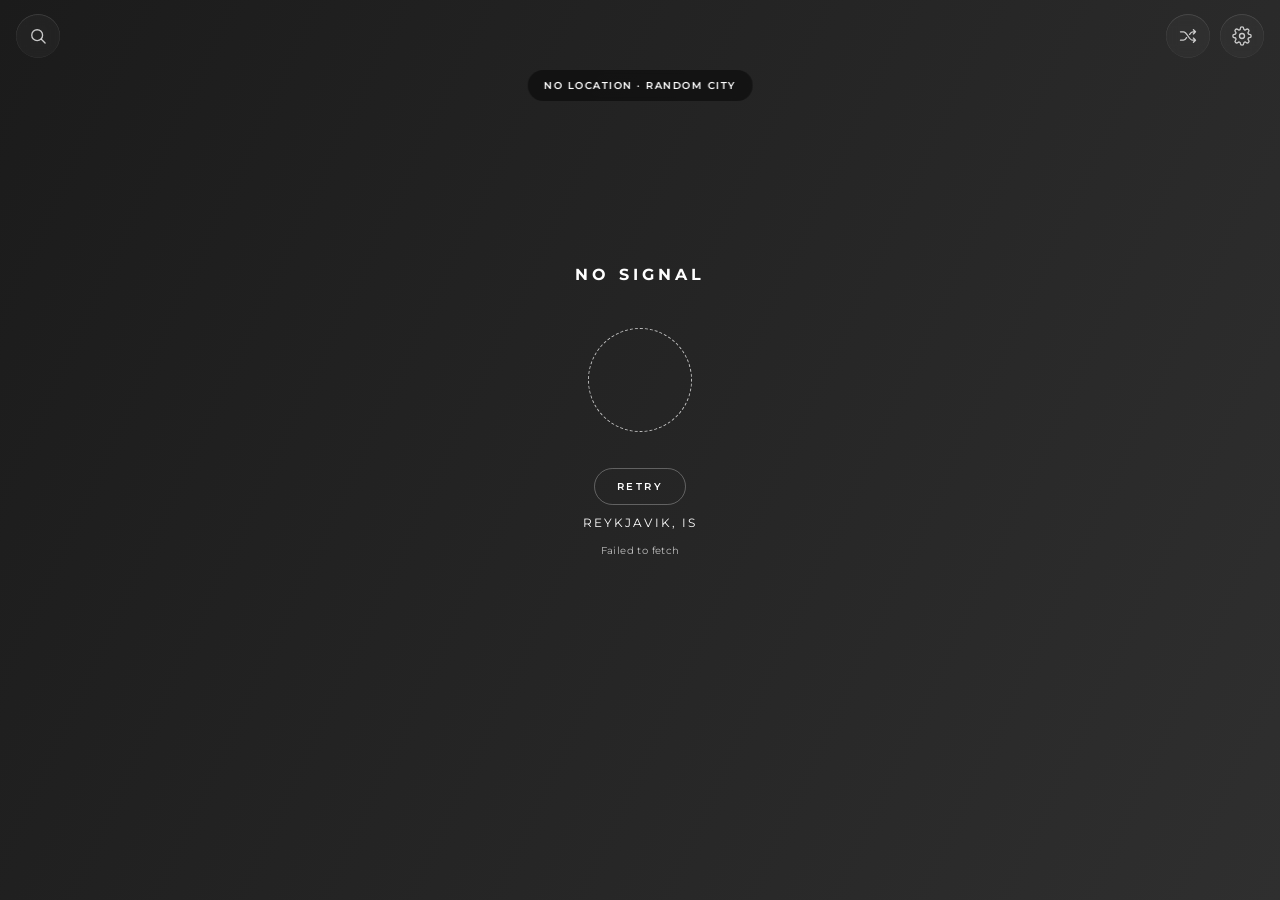
<file: index.html>
<!doctype html>
<html lang="en">
<head>
  <meta charset="utf-8">
  <title>HUECAST</title>
  <meta name="viewport" content="width=device-width, initial-scale=1, viewport-fit=cover">
  <meta name="description" content="Huecast, a weather app that shows the weather as a picture.">
  <meta name="theme-color" content="#1b1b1b">
  <meta name="color-scheme" content="dark">
  <meta name="apple-mobile-web-app-capable" content="yes">
  <meta name="mobile-web-app-capable" content="yes">
  <meta name="apple-mobile-web-app-status-bar-style" content="black-translucent">
  <meta name="apple-mobile-web-app-title" content="Huecast">

  <link rel="manifest" href="manifest.webmanifest">
  <link rel="icon" href="icons/icon.svg" type="image/svg+xml">
  <link rel="apple-touch-icon" href="icons/icon-192.png">

  <link rel="preconnect" href="https://fonts.googleapis.com">
  <link rel="preconnect" href="https://fonts.gstatic.com" crossorigin>
  <link rel="stylesheet" href="https://fonts.googleapis.com/css2?family=Montserrat:wght@300;400;600;700&family=Inter:wght@400;500;600;700&display=swap">
  <link rel="preconnect" href="https://api.open-meteo.com" crossorigin>

  <link rel="stylesheet" href="css/tokens.css">
  <link rel="stylesheet" href="css/style.css">
  <script type="module" src="js/app.js"></script>
</head>
<body>
<div class="app" id="app">
  <div class="sky" aria-hidden="true">
    <div class="sky__layer"></div>
    <div class="sky__layer"></div>
    <div class="sky__darken"></div>
  </div>
  <canvas class="scene" aria-hidden="true"></canvas>

  <header class="toolbar">
    <div class="toolbar__left">
      <button class="tool" id="btn-search" type="button" aria-label="Search city" title="Search city">
        <svg viewBox="0 0 24 24" aria-hidden="true"><circle cx="11" cy="11" r="6.5"/><path d="M16 16l4.5 4.5"/></svg>
      </button>
    </div>
    <div class="toolbar__right">
      <button class="tool" id="btn-random" type="button" aria-label="Random extreme weather" title="Random extreme weather (hold to choose)">
        <svg viewBox="0 0 24 24" aria-hidden="true"><path d="M3 7h3.5c4.5 0 6.5 10 11 10H21M3 17h3.5c1.6 0 2.8-1.3 3.8-3M14 10c1-1.7 2.2-3 3.8-3H21M18.5 4.5L21 7l-2.5 2.5M18.5 14.5L21 17l-2.5 2.5"/></svg>
      </button>
      <button class="tool" id="btn-menu" type="button" aria-label="Options" title="Options" aria-haspopup="menu" aria-expanded="false" aria-controls="menu">
        <svg viewBox="0 0 24 24" aria-hidden="true"><circle cx="12" cy="12" r="3"/><path d="M19.4 15a1.65 1.65 0 0 0 .33 1.82l.06.06a2 2 0 0 1-2.83 2.83l-.06-.06a1.65 1.65 0 0 0-1.82-.33 1.65 1.65 0 0 0-1 1.51V21a2 2 0 0 1-4 0v-.09A1.65 1.65 0 0 0 9 19.4a1.65 1.65 0 0 0-1.82.33l-.06.06a2 2 0 0 1-2.83-2.83l.06-.06a1.65 1.65 0 0 0 .33-1.82 1.65 1.65 0 0 0-1.51-1H3a2 2 0 0 1 0-4h.09A1.65 1.65 0 0 0 4.6 9a1.65 1.65 0 0 0-.33-1.82l-.06-.06a2 2 0 0 1 2.83-2.83l.06.06a1.65 1.65 0 0 0 1.82.33H9a1.65 1.65 0 0 0 1-1.51V3a2 2 0 0 1 4 0v.09a1.65 1.65 0 0 0 1 1.51 1.65 1.65 0 0 0 1.82-.33l.06-.06a2 2 0 0 1 2.83 2.83l-.06.06a1.65 1.65 0 0 0-.33 1.82V9a1.65 1.65 0 0 0 1.51 1H21a2 2 0 0 1 0 4h-.09a1.65 1.65 0 0 0-1.51 1z"/></svg>
      </button>
    </div>
  </header>

  <div class="menu" id="menu" role="menu" aria-label="Options" hidden>
    <button class="menu__item" id="menu-locate" type="button" role="menuitem">
      <svg viewBox="0 0 24 24" aria-hidden="true"><circle cx="12" cy="12" r="3"/><path d="M12 2.5v3M12 18.5v3M2.5 12h3M18.5 12h3"/><circle cx="12" cy="12" r="7"/></svg>
      <span>Use my location</span>
      <kbd class="menu__key" aria-hidden="true">L</kbd>
    </button>
    <button class="menu__item" id="menu-wallpaper" type="button" role="menuitem">
      <svg viewBox="0 0 24 24" aria-hidden="true"><rect x="3" y="4.5" width="18" height="12" rx="2"/><path d="M9 20h6M12 16.5V20"/><circle cx="12" cy="10.5" r="2.5"/></svg>
      <span>Wallpaper</span>
      <kbd class="menu__key" aria-hidden="true">W</kbd>
    </button>
    <div class="menu__divider" role="separator"></div>
    <button class="menu__item" id="menu-pin" type="button" role="menuitemcheckbox" aria-checked="false">
      <svg viewBox="0 0 24 24" aria-hidden="true"><path d="M9 3.5h6l-1 6 3.5 3.5h-11L10 9.5z"/><path d="M12 13v7.5"/></svg>
      <span id="menu-pin-label">Pin this place</span>
      <kbd class="menu__key" aria-hidden="true">P</kbd>
    </button>
    <button class="menu__item" id="menu-scene" type="button" role="menuitem">
      <svg viewBox="0 0 24 24" aria-hidden="true"><rect x="5.5" y="3.5" width="13" height="17" rx="3"/><circle cx="12" cy="10.5" r="2.5"/><path d="M8.5 16.5h7"/></svg>
      <span>Save as scene</span>
      <kbd class="menu__key" aria-hidden="true">S</kbd>
    </button>
    <button class="menu__item" id="menu-save" type="button" role="menuitem">
      <svg viewBox="0 0 24 24" aria-hidden="true"><path d="M12 3.5v11"/><path d="M7.5 10 12 14.5 16.5 10"/><path d="M4.5 19.5h15"/></svg>
      <span>Save as picture</span>
      <kbd class="menu__key" aria-hidden="true">D</kbd>
    </button>
    <div class="menu__divider" role="separator"></div>
    <button class="menu__item" id="menu-share" type="button" role="menuitem">
      <svg viewBox="0 0 24 24" aria-hidden="true"><path d="M12 3.5v11"/><path d="M7.5 8 12 3.5 16.5 8"/><path d="M5.5 12v6.5a2 2 0 0 0 2 2h9a2 2 0 0 0 2-2V12"/></svg>
      <span>Share</span>
      <kbd class="menu__key" aria-hidden="true">E</kbd>
    </button>
    <a class="menu__item" id="menu-how" href="how.html" role="menuitem">
      <svg viewBox="0 0 24 24" aria-hidden="true"><circle cx="12" cy="12" r="8.5"/><path d="M12 11v5.5"/><path d="M12 7.6v.1"/></svg>
      <span>How it works</span>
      <kbd class="menu__key" aria-hidden="true">?</kbd>
    </a>
    <div class="menu__row" role="group" aria-label="Units">
      <span>Units <kbd class="menu__key" aria-hidden="true">U</kbd></span>
      <div class="seg">
        <button type="button" data-unit="C" aria-pressed="false">°C</button>
        <button type="button" data-unit="F" aria-pressed="false">°F</button>
      </div>
    </div>
  </div>

  <main class="content" aria-live="polite">
    <h1 class="text-top is-status" id="condition">Locating</h1>
    <div class="icon-container" id="icon">
      <div class="loader"><b></b><b></b><i></i></div>
    </div>
    <button class="temperature" id="temp" type="button" aria-label="Switch between Celsius and Fahrenheit" hidden></button>
    <button class="retry" id="retry" type="button" hidden>Retry</button>
    <p class="text-bottom">
      <span id="city"></span>
      <span id="date"></span>
    </p>
  </main>

  <footer class="timeline" id="timeline" hidden>
    <div class="timeline__head">
      <span class="timeline__range" id="timeline-low"></span>
      <span class="timeline__label" id="timeline-label">Now</span>
      <span class="timeline__range" id="timeline-high"></span>
    </div>
    <div class="timeline__track" id="timeline-track" role="slider" tabindex="0"
         aria-label="Forecast hour" aria-valuemin="0" aria-valuemax="24" aria-valuenow="0"></div>
    <div class="timeline__night" id="timeline-night" aria-hidden="true"></div>
  </footer>

  <div class="search" id="search" role="dialog" aria-modal="true" aria-label="Search city" hidden>
    <form class="search__form" id="search-form" autocomplete="off">
      <label class="search__field">
        <svg viewBox="0 0 24 24" aria-hidden="true"><circle cx="11" cy="11" r="6.5"/><path d="M16 16l4.5 4.5"/></svg>
        <input class="search__input" id="search-input" type="search" placeholder="Search city" aria-label="City name"
               enterkeyhint="search" spellcheck="false" autocapitalize="words">
      </label>
      <button class="tool search__close" id="search-close" type="button" aria-label="Close search">
        <svg viewBox="0 0 24 24" aria-hidden="true"><path d="M6 6l12 12M18 6L6 18"/></svg>
      </button>
    </form>
    <ul class="search__results" id="search-results"></ul>
  </div>

  <div class="sheet" id="sheet" hidden>
    <div class="sheet__backdrop" id="sheet-backdrop"></div>
    <div class="sheet__panel" role="dialog" aria-modal="true" aria-labelledby="sheet-title">
      <div class="sheet__grip" aria-hidden="true"></div>
      <h2 class="sheet__title" id="sheet-title">Random extreme</h2>
      <div class="sheet__options" id="sheet-options"></div>
    </div>
  </div>

  <div class="toast" id="toast" role="status" hidden></div>
  <div class="domlog" id="domlog" hidden></div>
</div>
</body>
</html>
</file>
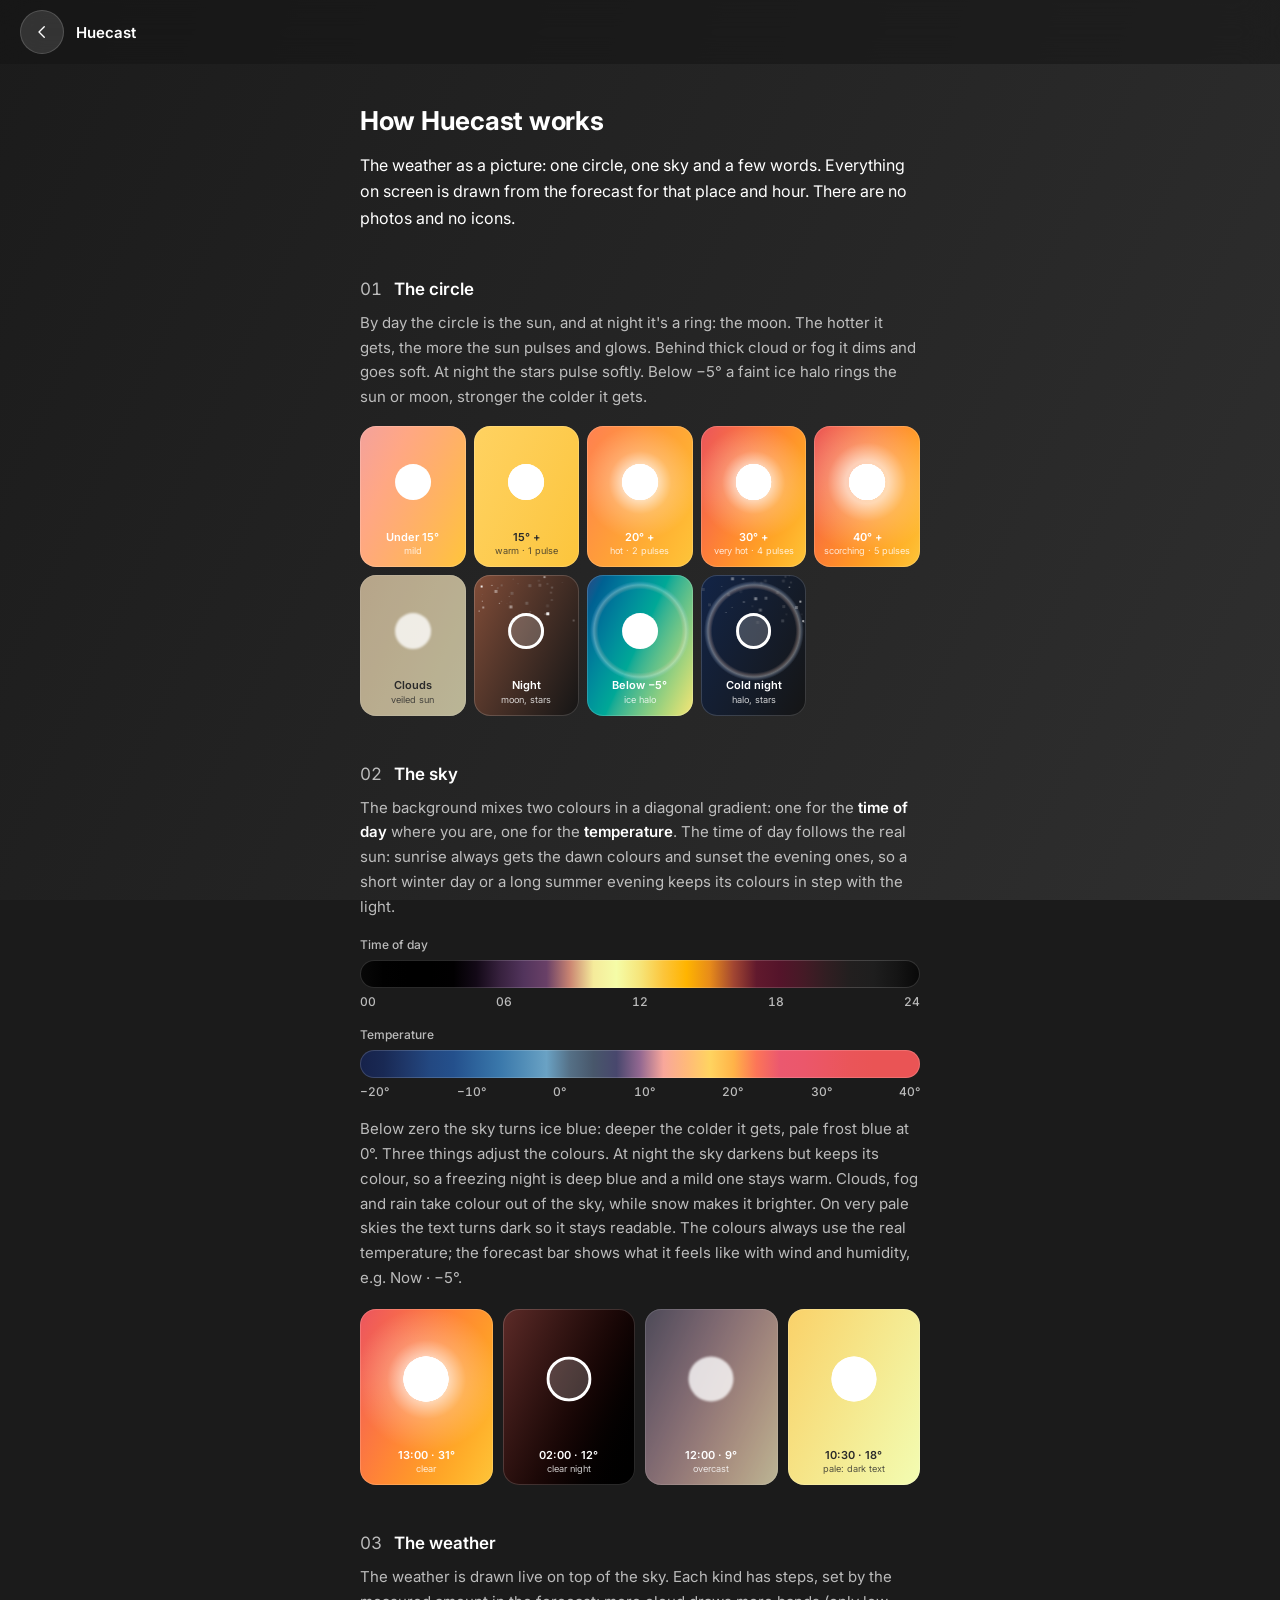
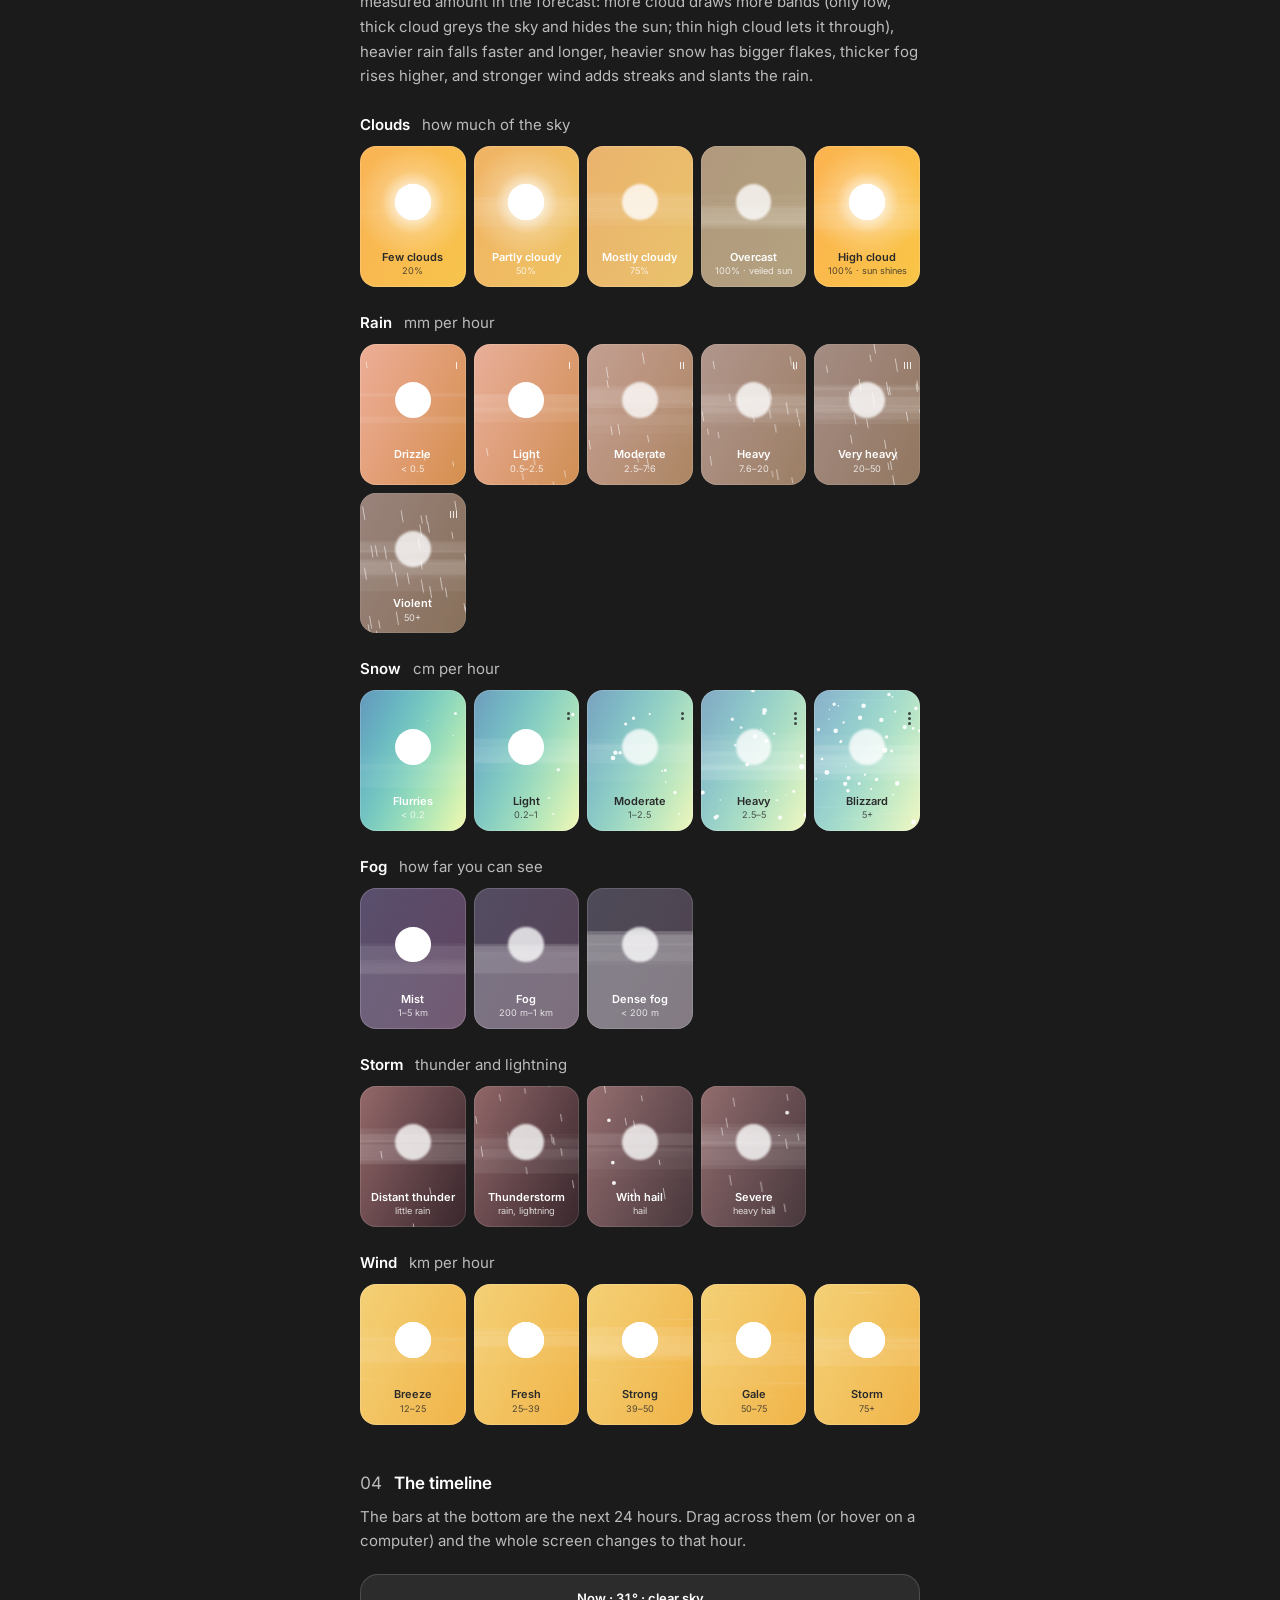
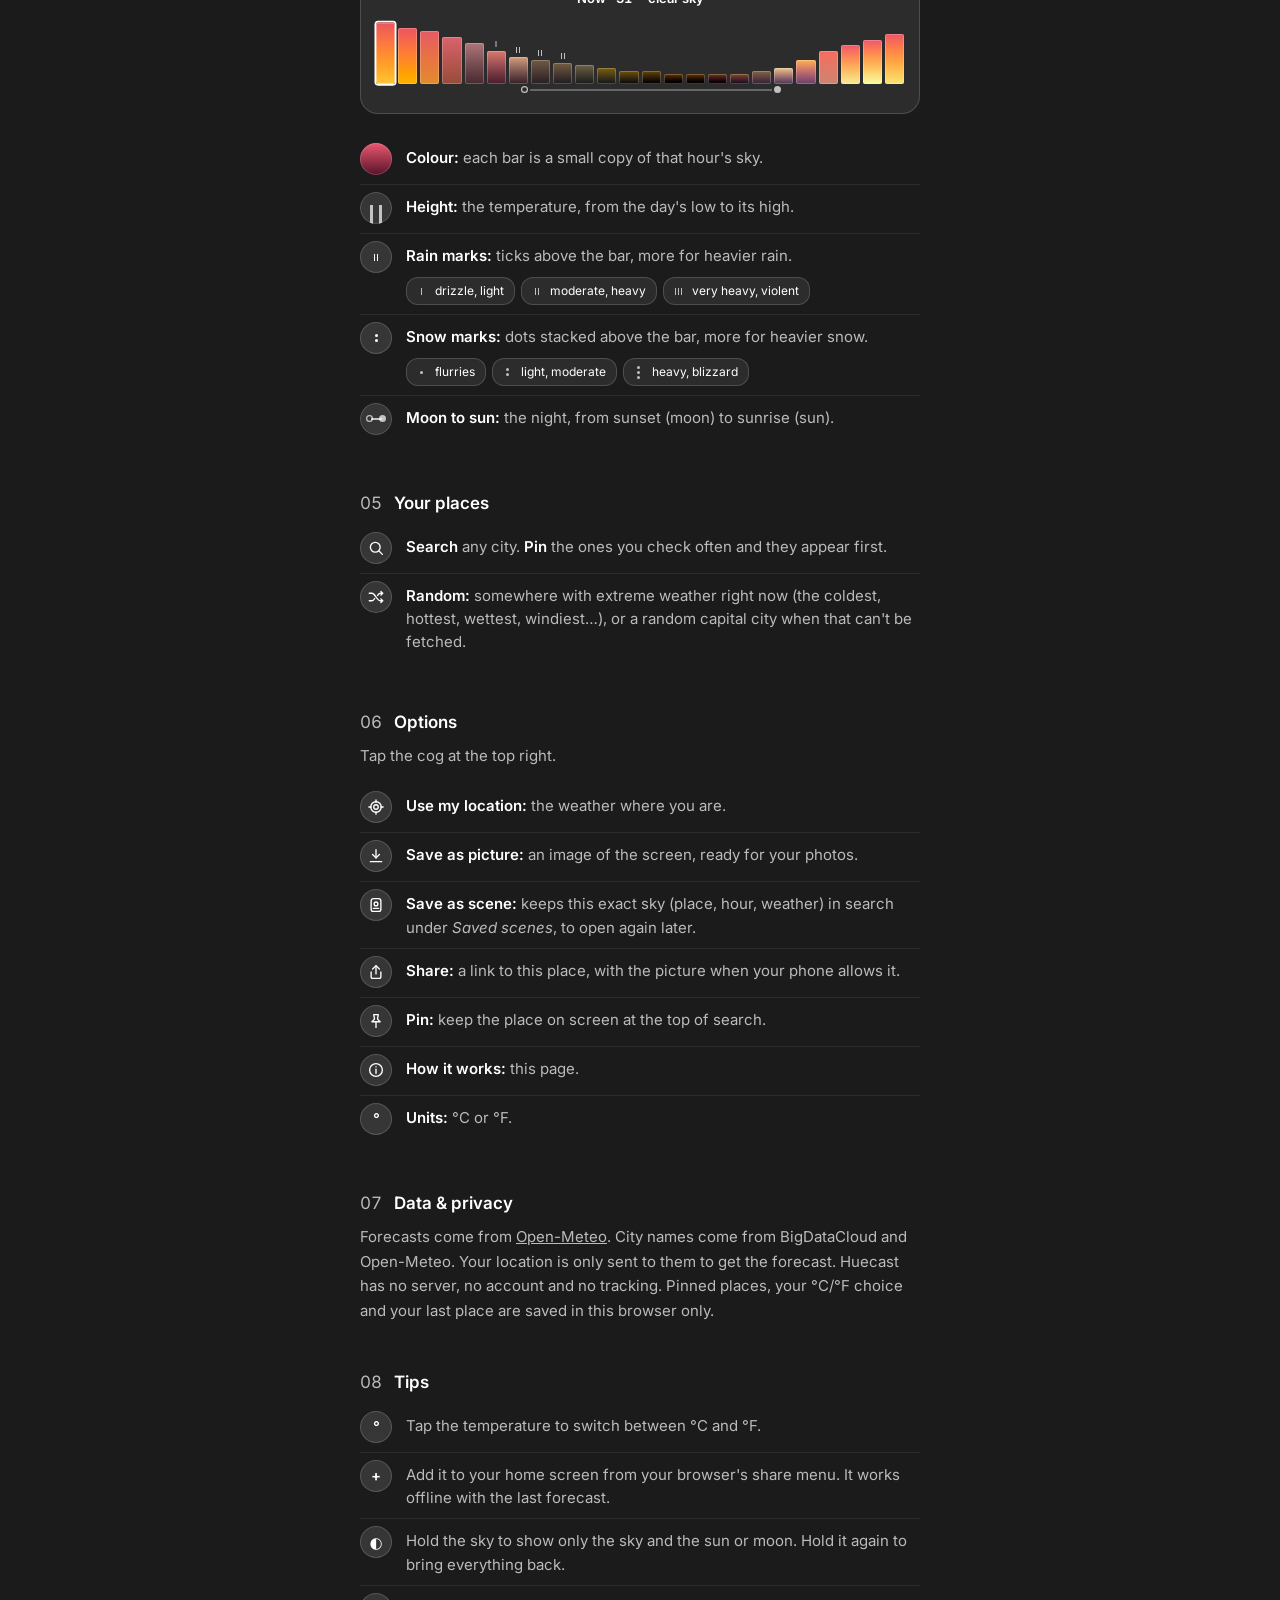
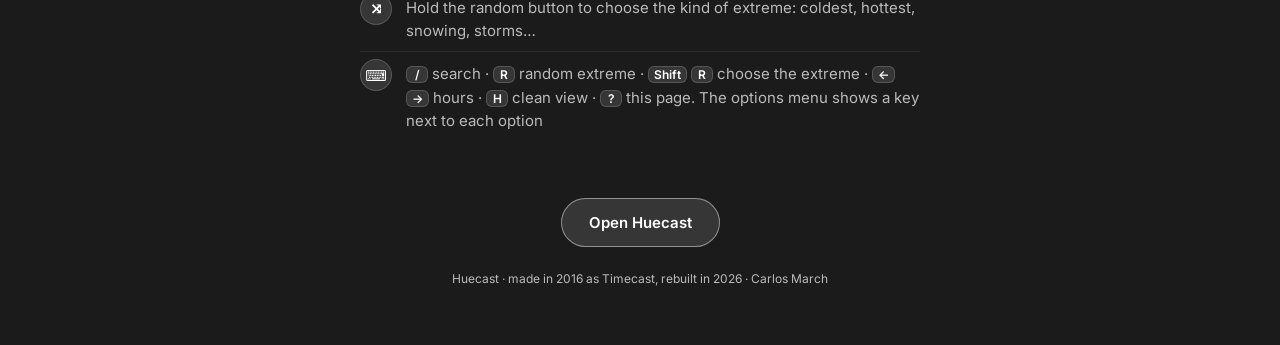
<file: how.html>
<!doctype html>
<html lang="en">
<head>
  <meta charset="utf-8">
  <title>How Huecast works</title>
  <meta name="viewport" content="width=device-width, initial-scale=1, viewport-fit=cover">
  <meta name="description" content="How Huecast turns a forecast into a picture: the circle, the sky colours, the weather, the timeline.">
  <meta name="theme-color" content="#1b1b1b">
  <meta name="color-scheme" content="dark">
  <link rel="icon" href="icons/icon.svg" type="image/svg+xml">
  <link rel="preconnect" href="https://fonts.googleapis.com">
  <link rel="preconnect" href="https://fonts.gstatic.com" crossorigin>
  <link rel="stylesheet" href="https://fonts.googleapis.com/css2?family=Inter:wght@400;600;700&display=swap">
  <link rel="stylesheet" href="css/tokens.css">
  <link rel="stylesheet" href="css/how.css">
  <script type="module" src="js/how.js"></script>
</head>
<body>
  <header class="topbar">
    <a class="back" id="back" href="./" aria-label="Back to Huecast">
      <svg viewBox="0 0 24 24" aria-hidden="true"><path d="M15 5l-7 7 7 7"/></svg>
    </a>
    <span class="topbar__title">Huecast</span>
  </header>

  <main>
    <h1>How Huecast works</h1>
    <p class="lead">The weather as a picture: one circle, one sky and a few words. Everything on screen is drawn from the forecast for that place and hour. There are no photos and no icons.</p>

    <section>
      <h2><span>01</span>The circle</h2>
      <p>By day the circle is the sun, and at night it's a ring: the moon. The hotter it gets, the more the sun pulses and glows. Behind thick cloud or fog it dims and goes soft. At night the stars pulse softly. Below −5° a faint ice halo rings the sun or moon, stronger the colder it gets.</p>
      <div class="steps" id="demo-circles"></div>
    </section>

    <section>
      <h2><span>02</span>The sky</h2>
      <p>The background mixes two colours in a diagonal gradient: one for the <strong>time of day</strong> where you are, one for the <strong>temperature</strong>. The time of day follows the real sun: sunrise always gets the dawn colours and sunset the evening ones, so a short winter day or a long summer evening keeps its colours in step with the light.</p>
      <div class="strip">
        <div class="strip__label">Time of day</div>
        <div class="strip__bar" id="strip-time"></div>
        <div class="strip__ticks"><span>00</span><span>06</span><span>12</span><span>18</span><span>24</span></div>
      </div>
      <div class="strip">
        <div class="strip__label">Temperature</div>
        <div class="strip__bar" id="strip-temp"></div>
        <div class="strip__ticks"><span>−20°</span><span>−10°</span><span>0°</span><span>10°</span><span>20°</span><span>30°</span><span>40°</span></div>
      </div>
      <p>Below zero the sky turns ice blue: deeper the colder it gets, pale frost blue at 0°. Three things adjust the colours. At night the sky darkens but keeps its colour, so a freezing night is deep blue and a mild one stays warm. Clouds, fog and rain take colour out of the sky, while snow makes it brighter. On very pale skies the text turns dark so it stays readable. The colours always use the real temperature; the forecast bar shows what it feels like with wind and humidity, e.g. Now · −5°.</p>
      <div class="tiles tiles--4" id="demo-skies"></div>
    </section>

    <section>
      <h2><span>03</span>The weather</h2>
      <p>The weather is drawn live on top of the sky. Each kind has steps, set by the measured amount in the forecast: more cloud draws more bands (only low, thick cloud greys the sky and hides the sun; thin high cloud lets it through), heavier rain falls faster and longer, heavier snow has bigger flakes, thicker fog rises higher, and stronger wind adds streaks and slants the rain.</p>
      <h3>Clouds <span>how much of the sky</span></h3>
      <div class="steps" id="demo-clouds"></div>
      <h3>Rain <span>mm per hour</span></h3>
      <div class="steps" id="demo-rain"></div>
      <h3>Snow <span>cm per hour</span></h3>
      <div class="steps" id="demo-snow"></div>
      <h3>Fog <span>how far you can see</span></h3>
      <div class="steps" id="demo-fog"></div>
      <h3>Storm <span>thunder and lightning</span></h3>
      <div class="steps" id="demo-storm"></div>
      <h3>Wind <span>km per hour</span></h3>
      <div class="steps" id="demo-wind"></div>
    </section>

    <section>
      <h2><span>04</span>The timeline</h2>
      <p>The bars at the bottom are the next 24 hours. Drag across them (or hover on a computer) and the whole screen changes to that hour.</p>
      <div class="timeline" id="demo-timeline">
        <div class="timeline__label" id="demo-timeline-label">Now</div>
        <div class="timeline__track" id="demo-timeline-track"></div>
        <div class="timeline__night" id="demo-timeline-night"></div>
      </div>
      <ul class="legend">
        <li><i class="lg lg--sky"></i><span><strong>Colour:</strong> each bar is a small copy of that hour's sky.</span></li>
        <li><i class="lg lg--height"></i><span><strong>Height:</strong> the temperature, from the day's low to its high.</span></li>
        <li><i class="lg"><span class="mk" data-kind="rain" data-n="2"></span></i><span><strong>Rain marks:</strong> ticks above the bar, more for heavier rain.<span class="marks" id="marks-rain"></span></span></li>
        <li><i class="lg"><span class="mk" data-kind="snow" data-n="2"></span></i><span><strong>Snow marks:</strong> dots stacked above the bar, more for heavier snow.<span class="marks" id="marks-snow"></span></span></li>
        <li><i class="lg lg--night"><b class="lg__moon"></b><b class="lg__sun"></b></i><span><strong>Moon to sun:</strong> the night, from sunset (moon) to sunrise (sun).</span></li>
      </ul>
    </section>

    <section>
      <h2><span>05</span>Your places</h2>
      <ul class="legend">
        <li><i class="ic"><svg viewBox="0 0 24 24"><circle cx="11" cy="11" r="6.5"/><path d="M16 16l4.5 4.5"/></svg></i><span><strong>Search</strong> any city. <strong>Pin</strong> the ones you check often and they appear first.</span></li>
        <li><i class="ic"><svg viewBox="0 0 24 24"><path d="M3 7h3.5c4.5 0 6.5 10 11 10H21M3 17h3.5c1.6 0 2.8-1.3 3.8-3M14 10c1-1.7 2.2-3 3.8-3H21M18.5 4.5L21 7l-2.5 2.5M18.5 14.5L21 17l-2.5 2.5"/></svg></i><span><strong>Random:</strong> somewhere with extreme weather right now (the coldest, hottest, wettest, windiest…), or a random capital city when that can't be fetched.</span></li>
      </ul>
    </section>

    <section>
      <h2><span>06</span>Options</h2>
      <p>Tap the cog at the top right.</p>
      <ul class="legend">
        <li><i class="ic"><svg viewBox="0 0 24 24"><circle cx="12" cy="12" r="3"/><path d="M12 2.5v3M12 18.5v3M2.5 12h3M18.5 12h3"/><circle cx="12" cy="12" r="7"/></svg></i><span><strong>Use my location:</strong> the weather where you are.</span></li>
        <li><i class="ic"><svg viewBox="0 0 24 24"><path d="M12 3.5v11"/><path d="M7.5 10 12 14.5 16.5 10"/><path d="M4.5 19.5h15"/></svg></i><span><strong>Save as picture:</strong> an image of the screen, ready for your photos.</span></li>
        <li><i class="ic"><svg viewBox="0 0 24 24"><rect x="5.5" y="3.5" width="13" height="17" rx="3"/><circle cx="12" cy="10.5" r="2.5"/><path d="M8.5 16.5h7"/></svg></i><span><strong>Save as scene:</strong> keeps this exact sky (place, hour, weather) in search under <em>Saved scenes</em>, to open again later.</span></li>
        <li><i class="ic"><svg viewBox="0 0 24 24"><path d="M12 3.5v11"/><path d="M7.5 8 12 3.5 16.5 8"/><path d="M5.5 12v6.5a2 2 0 0 0 2 2h9a2 2 0 0 0 2-2V12"/></svg></i><span><strong>Share:</strong> a link to this place, with the picture when your phone allows it.</span></li>
        <li><i class="ic"><svg viewBox="0 0 24 24"><path d="M9 3.5h6l-1 6 3.5 3.5h-11L10 9.5z"/><path d="M12 13v7.5"/></svg></i><span><strong>Pin:</strong> keep the place on screen at the top of search.</span></li>
        <li><i class="ic"><svg viewBox="0 0 24 24"><circle cx="12" cy="12" r="8.5"/><path d="M12 11v5.5"/><path d="M12 7.6v.1"/></svg></i><span><strong>How it works:</strong> this page.</span></li>
        <li><i class="ic ic--text">°</i><span><strong>Units:</strong> °C or °F.</span></li>
      </ul>
    </section>

    <section>
      <h2><span>07</span>Data &amp; privacy</h2>
      <p>Forecasts come from <a href="https://open-meteo.com" target="_blank" rel="noopener">Open-Meteo</a>. City names come from BigDataCloud and Open-Meteo. Your location is only sent to them to get the forecast. Huecast has no server, no account and no tracking. Pinned places, your °C/°F choice and your last place are saved in this browser only.</p>
    </section>

    <section>
      <h2><span>08</span>Tips</h2>
      <ul class="legend">
        <li><i class="ic ic--text">°</i><span>Tap the temperature to switch between °C and °F.</span></li>
        <li><i class="ic ic--text">+</i><span>Add it to your home screen from your browser's share menu. It works offline with the last forecast.</span></li>
        <li><i class="ic ic--text">◐</i><span>Hold the sky to show only the sky and the sun or moon. Hold it again to bring everything back.</span></li>
        <li><i class="ic ic--text">⤨</i><span>Hold the random button to choose the kind of extreme: coldest, hottest, snowing, storms…</span></li>
        <li class="only-keys"><i class="ic ic--text">⌨</i><span><kbd>/</kbd> search · <kbd>R</kbd> random extreme · <kbd>Shift</kbd> <kbd>R</kbd> choose the extreme · <kbd>←</kbd> <kbd>→</kbd> hours · <kbd>H</kbd> clean view · <kbd>?</kbd> this page. The options menu shows a key next to each option</span></li>
      </ul>
    </section>

    <footer>
      <a class="cta" href="./">Open Huecast</a>
      <p>Huecast · made in 2016 as Timecast, rebuilt in 2026 · Carlos March</p>
    </footer>
  </main>
</body>
</html>
</file>
<file: css/tokens.css>
/* ======================================================================
   HUECAST COLOUR TOKENS
   Every colour in the app is defined here once. CSS uses them through
   var(), and the sky engine (js/palette.js) reads the palette tokens, so
   changing a value here changes it everywhere.
   Palette tokens must stay 6-digit hex: the sky engine blends them.
   ====================================================================== */
:root {
  /* ---- Sky palette: time of day (original 2016 colours) ---- */
  --time-night:   #000000; /* ~03:00 */
  --time-dawn:    #563761; /* ~07:30 */
  --time-morning: #F5FFAE; /* ~10:30 */
  --time-noon:    #FFB400; /* ~14:00 */
  --time-dusk:    #56132A; /* ~17:30 */
  --time-evening: #1F1F1F; /* ~21:30 */

  /* ---- Sky palette: temperature ----
     Below 8°: ice scale, colder is deeper blue, 0° is frost.
     From 8° up: the original 2016 colours. */
  --temp-polar:    #16224A; /* -20° */
  --temp-ice:      #24508C; /* -10° */
  --temp-glacier:  #3A78AB; /*  -5° */
  --temp-frost:    #6AA2C4; /*   0° */
  --temp-chilly:   #4A5A6A; /*   4° */
  --temp-cold:     #48466D; /*   8° */
  --temp-warm:     #F8A79B; /* 12.5° */
  --temp-hot:      #FFD460; /* 17.5° */
  --temp-very-hot: #EB586F; /*  25° */
  --temp-damn-hot: #EA5455; /*  35° */

  /* ---- Base ---- */
  --white: #ffffff;
  --black: #000000;
  --bg: #1b1b1b;          /* page, loading screen, splash */
  --bg-raised: #2f2f2f;   /* loading gradient */
  --veil: #333333;        /* cloud veil over the sky */
  --ink-light: #ffffff;
  --ink-dark: #2a2a2a;    /* text on very pale skies */

  /* ---- Sun, moon, particles ---- */
  --sun: var(--white);
  --sun-veiled: rgba(255, 255, 255, 0.78);
  --sun-glow-inner: rgba(255, 255, 255, 0.65);
  --sun-glow-outer: rgba(255, 255, 255, 0.22);
  --sun-glow-end: rgba(255, 255, 255, 0);
  --sun-edge: rgba(0, 0, 0, 0.05);          /* outline on pale skies */
  --moon-fill: rgba(255, 255, 255, 0.2);
  /* ice halo ring (below -5°): warm inner edge, white, cool outer edge */
  --halo-warm: rgba(255, 214, 196, 0.24);
  --halo-white: rgba(255, 255, 255, 0.34);
  --halo-cool: rgba(196, 220, 255, 0.2);
  --particle: var(--white);                 /* rain, snow, clouds, fog */

  /* ---- Text (light skies switch these, see style.css) ---- */
  --ink: var(--ink-light);
  --ink-soft: rgba(255, 255, 255, 0.7);
  --ink-faint: rgba(255, 255, 255, 0.28);
  --ink-dark-soft: rgba(42, 42, 42, 0.72);
  --ink-dark-faint: rgba(42, 42, 42, 0.25);
  --shadow-text: rgba(0, 0, 0, 0.18);

  /* ---- Glass: inputs, buttons, rows on the blurred overlay ---- */
  --glass: rgba(255, 255, 255, 0.12);
  --glass-hover: rgba(255, 255, 255, 0.17);
  --glass-row: rgba(255, 255, 255, 0.08);
  --glass-stroke: rgba(255, 255, 255, 0.16);
  --glass-stroke-strong: rgba(255, 255, 255, 0.45);
  --tool-glass: rgba(255, 255, 255, 0.03);        /* faint pane behind the toolbar icons */
  --tool-glass-stroke: rgba(255, 255, 255, 0.08); /* hairline rim */
  --glass-sheen: rgba(255, 255, 255, 0.08);       /* light top edge */
  --on-glass: var(--white);
  --on-glass-soft: rgba(255, 255, 255, 0.55);
  --on-glass-placeholder: rgba(255, 255, 255, 0.45);

  /* ---- Timeline bars ---- */
  --bar-stroke: rgba(255, 255, 255, 0.22);
  --bar-stroke-selected: rgba(255, 255, 255, 0.4);

  /* ---- Overlays ---- */
  --scrim: rgba(20, 20, 20, 0.55);   /* behind search */
  --toast: rgba(0, 0, 0, 0.45);
  --backdrop: rgba(0, 0, 0, 0.3);   /* behind the bottom sheet */
}
</file>
<file: css/style.css>
/* ======================================================================
   HUECAST v3
   Same idea as 2016: one circle, a gradient and a few words.
   ====================================================================== */

/* Colours come from tokens.css; this file only refers to them */
:root {
  --text-shadow: none;
  --icon: clamp(84px, 24vw, 104px);
  --gutter: max(16px, env(safe-area-inset-left), env(safe-area-inset-right));
  --ease: cubic-bezier(0.22, 1, 0.36, 1);
  /* where the top buttons start */
  --top-edge: max(14px, env(safe-area-inset-top));
  color-scheme: dark;
}

/* Very light skies (late morning, pale yellow) switch to dark ink */
:root[data-ink="dark"] {
  --ink: var(--ink-dark);
  --ink-soft: var(--ink-dark-soft);
  --ink-faint: var(--ink-dark-faint);
}

*, *::before, *::after { box-sizing: border-box; }

html, body {
  margin: 0;
  height: 100%;
}

/* JS tints this to the bottom of the sky, so any area iOS leaves without
   content blends in instead of showing a grey band */
html {
  background: var(--bg);
  transition: background-color 2s ease;
}

body {
  overflow: hidden;
  color: var(--ink);
  font-family: 'Montserrat', system-ui, sans-serif;
  text-rendering: optimizeLegibility;
  -webkit-font-smoothing: antialiased;
  -moz-osx-font-smoothing: grayscale;
  -webkit-tap-highlight-color: transparent;
  overscroll-behavior: none;
  user-select: none;
  -webkit-user-select: none;
  transition: color 1.2s ease;
}

/* Everything lives in one fixed box sized to the real screen (JS sets
   --app-h). iOS home-screen apps with a translucent status bar report a
   viewport short by the status bar's height; sizing from 100% or bottom: 0
   left an unpainted strip at the bottom */
.app {
  position: fixed;
  top: 0;
  left: 0;
  right: 0;
  height: var(--app-h, 100%);
  overflow: hidden;
  -webkit-touch-callout: none; /* long press is wallpaper mode */
}

/* Installed iOS app: iOS doesn't paint fixed elements below the short
   viewport it reports, so make the page itself screen-tall and place the
   app in it instead of pinning it to the viewport. The page must not
   scroll, though: on a scrollable page iOS 26 lays a blurred band under
   the status bar, over the top buttons */
.is-standalone { height: var(--app-h, 100%); overflow: hidden; }
.is-standalone body { overflow: visible; touch-action: none; }
.is-standalone .app { position: absolute; }
.is-standalone .search__results { touch-action: pan-y; }
/* iOS 26 softly blurs the top of an installed app, a little past the
   status bar: drop the top buttons and the search field below it */
.is-standalone { --top-edge: calc(env(safe-area-inset-top) + 20px); }

button {
  font: inherit;
  color: inherit;
  background: none;
  border: 0;
  padding: 0;
  cursor: pointer;
}

:focus-visible {
  outline: 1.5px solid var(--ink);
  outline-offset: 4px;
  border-radius: 6px;
}

/* ======================================================================
   SKY - two gradient layers that cross-fade
   ====================================================================== */
.sky {
  position: absolute;
  inset: 0;
  z-index: 0;
  background: linear-gradient(-65deg, var(--bg-raised), var(--bg));
}

.sky__layer,
.sky__darken {
  position: absolute;
  inset: 0;
  opacity: 0;
  transition: opacity 2s ease;
}

.sky__layer.is-active { opacity: 1; }

.sky__darken { background: var(--veil); }

.scene {
  position: absolute;
  inset: 0;
  width: 100%;
  height: 100%;
  z-index: 1;
  pointer-events: none;
}

/* white over light skies turns dark, like the original drops */
:root[data-ink="dark"] .scene { mix-blend-mode: exclusion; }

/* ======================================================================
   TOOLBAR
   ====================================================================== */
.toolbar {
  position: absolute;
  top: 0;
  left: 0;
  right: 0;
  z-index: 3;
  display: flex;
  justify-content: space-between;
  padding: var(--top-edge) var(--gutter) 0;
  transition: opacity 0.35s ease, transform 0.45s var(--ease);
}

/* Clean view (tap the screen): top buttons and the low · now · high row
   slide away, the sky stays */
.is-clean .toolbar {
  opacity: 0;
  transform: translateY(-12px);
  pointer-events: none;
}
.is-clean .timeline__head {
  opacity: 0;
  transform: translateY(6px);
  pointer-events: none;
}

/* Wallpaper view (?wallpaper): no buttons, words or forecast bar, just the
   sky and the circle. The words keep their space, so the circle stays
   where it sits in the other views */
.is-wallpaper .toolbar,
.is-wallpaper .timeline,
.is-wallpaper .menu,
.is-wallpaper .toast,
.is-wallpaper .sheet,
.is-wallpaper .domlog { display: none !important; }
.is-wallpaper .text-top,
.is-wallpaper .text-bottom,
.is-wallpaper .temperature,
.is-wallpaper .retry { visibility: hidden; pointer-events: none; }

.toolbar__left,
.toolbar__right { display: flex; gap: 10px; }

/* A whisper of iOS-style glass: the sky lightly blurred behind a faint
   pane with a hairline rim, just enough to hold the icon */
.tool {
  display: grid;
  place-items: center;
  width: 44px;
  height: 44px;
  border-radius: 50%;
  background: var(--tool-glass);
  backdrop-filter: blur(6px) saturate(1.1);
  -webkit-backdrop-filter: blur(6px) saturate(1.1);
  box-shadow:
    inset 0 0 0 0.5px var(--tool-glass-stroke),
    inset 0 1px 0 var(--glass-sheen);
  transition: background-color 0.2s ease, transform 0.25s var(--ease);
}

/* Hover only where there is a pointer: on touch screens it sticks after a
   tap and leaves a lighter pane behind the button */
@media (hover: hover) {
  .tool:hover { background: var(--glass); }
  .tool:hover svg { stroke-opacity: 1; }
}

.tool:active { transform: scale(0.92); }

/* Dim the stroke rather than the button: opacity below 1 puts the button
   in its own layer, which Safari rasterises soft and the icons look blurred */
.tool svg {
  width: 20px;
  height: 20px;
  fill: none;
  stroke: currentColor;
  stroke-opacity: 0.75;
  transition: stroke-opacity 0.2s ease;
  stroke-width: 1.6;
  stroke-linecap: round;
  stroke-linejoin: round;
}

.tool:active svg { stroke-opacity: 1; }

/* ======================================================================
   CONTENT
   ====================================================================== */
.content {
  position: absolute;
  inset: 0;
  z-index: 2;
  display: flex;
  flex-direction: column;
  align-items: center;
  justify-content: center;
  padding: 72px var(--gutter) 150px;
  text-align: center;
  text-shadow: var(--text-shadow);
  pointer-events: none;
}

.content > * { pointer-events: auto; }

.text-top {
  margin: 0 0 clamp(28px, 6vh, 44px);
  min-height: 1.2em;
  font-size: clamp(14px, 3.6vw, 16px);
  font-weight: 700;
  letter-spacing: 0.25em;
  text-transform: uppercase;
  max-width: 22ch;
}

.text-bottom {
  margin: 10px 0 0;
  min-height: 3em;
  font-size: 12px;
  font-weight: 400;
  letter-spacing: 0.17em;
  text-transform: uppercase;
}

.text-bottom > span { display: block; margin-bottom: 6px; }
/* an empty line (no date yet) keeps its height, so nothing shifts */
.text-bottom > span:empty::before { content: '\00a0'; }
.text-bottom > span:last-child { color: var(--ink-soft); }
.text-bottom > .is-detail {
  max-width: 34ch;
  margin: 14px auto 0;
  font-size: 10px;
  letter-spacing: 0.04em;
  text-transform: none;
  user-select: text;
  -webkit-user-select: text;
}

.temperature {
  margin-top: clamp(24px, 5vh, 36px);
  font-size: clamp(40px, 11vw, 56px);
  font-weight: 300;
  line-height: 1;
  letter-spacing: -0.02em;
  font-variant-numeric: tabular-nums;
  padding: 4px 10px;
  min-height: calc(1em + 8px);
}

.temperature sup {
  font-size: 0.5em;
  vertical-align: 0.7em;
  margin-left: 2px;
}

.temperature small {
  font-size: 0.24em;
  font-weight: 600;
  letter-spacing: 0.15em;
  vertical-align: 1.9em;
  margin-left: 2px;
  color: var(--ink-soft);
}

.animate-in { animation: fadeInUp 0.9s var(--ease) both; }
.animate-down { animation: fadeInDown 0.9s var(--ease) both; }

/* Odometer roll for changing numbers (js/roll.js). Clipped vertically
   only, so letter spacing and glows aren't cut */
.roll {
  position: relative;
  display: inline-block;
  white-space: pre;
  vertical-align: bottom;
  clip-path: inset(0 -0.6em);
}

.roll__in { display: inline-block; }

.roll__out {
  position: absolute;
  left: 0;
  top: 0;
}

/* ======================================================================
   SUN & MOON
   ====================================================================== */
.icon-container {
  position: relative;
  width: var(--icon);
  height: var(--icon);
  flex: none;
}

.sun,
.moon,
.loader,
.sun-pulse,
.sun-pulse2x {
  position: absolute;
  inset: 0;
  border-radius: 50%;
}

/* Loader: the app icon (icons/icon.svg) at the size of the sun, its sun
   breathing and its two cloud bands drifting */
.loader {
  border-radius: 22%;
  overflow: hidden;
  background: linear-gradient(to bottom left, var(--time-noon), var(--temp-very-hot));
  animation: popIn 1.2s var(--ease) both;
}

.loader b {
  position: absolute;
  left: -10%;
  right: -10%;
  background: var(--white);
  animation: loaderBands 3s ease-in-out infinite alternate;
}

.loader b:nth-child(1) { top: 46.1%; height: 2%;   opacity: 0.18; }
.loader b:nth-child(2) { top: 52.7%; height: 4.3%; opacity: 0.12; animation-delay: -1.5s; }

.loader i {
  position: absolute;
  inset: 31.25%;
  border-radius: 50%;
  background: var(--white);
  animation: loaderSun 2.4s ease-in-out infinite;
}

/* Error: an empty, dashed circle - nothing to show */
.icon-empty {
  position: absolute;
  inset: 0;
  border-radius: 50%;
  border: 1.5px dashed var(--ink-soft);
  animation: popIn 1.2s var(--ease) both;
}

.text-top.is-status {
  font-weight: 600;
  color: var(--ink-soft);
  animation: statusPulse 1.4s ease-in-out infinite alternate;
}

.retry {
  margin-top: clamp(24px, 5vh, 36px);
  padding: 11px 22px;
  border: 1px solid var(--ink-faint);
  border-radius: 22px;
  font-size: 10px;
  font-weight: 600;
  letter-spacing: 0.25em;
  text-transform: uppercase;
  transition: background-color 0.2s ease;
}

.retry:hover { background: var(--ink-faint); }

.sun {
  background: var(--sun);
  animation: popIn 1.2s var(--ease) both;
}

/* Glow as a radial gradient: a 100px box-shadow gets drawn in tiles
   and shows square edges while the pulses animate */
.sun.shining::before {
  content: '';
  position: absolute;
  inset: -110%;
  border-radius: 50%;
  background: radial-gradient(closest-side,
    var(--sun-glow-inner) 30%,
    var(--sun-glow-outer) 55%,
    var(--sun-glow-end) 100%);
  pointer-events: none;
}

/* Behind clouds or fog: dimmer, soft edged, no glow */
.sun.is-veiled {
  background: var(--sun-veiled);
  filter: blur(1.5px);
}

:root[data-ink="dark"] .sun { box-shadow: 0 0 0 1px var(--sun-edge); }

.moon {
  box-shadow: inset 0 0 0 6px var(--sun);
  background: var(--moon-fill);
  animation: popIn 1.2s var(--ease) both, opacityMoon 3s ease-out 1.2s infinite;
}

.sun-pulse,
.sun-pulse2x {
  background: var(--sun);
  animation: pulseAnim 3s ease-out infinite;
}

.sun-pulse2x { animation: pulseAnim2x 2.5s ease-out infinite; }

/* 40°+: a wider, brighter glow */
.sun.is-blazing::before { inset: -150%; }

/* Very cold: ice halo, a thin ring well outside the sun or moon
   (warm inner edge, white, cool outer edge), breathing slowly */
.halo {
  position: absolute;
  inset: -95%;
  border-radius: 50%;
  background: radial-gradient(closest-side,
    transparent 80%, var(--halo-warm) 85%, var(--halo-white) 88.5%, var(--halo-cool) 92%, transparent 96%);
  opacity: var(--halo, 0.8);
  pointer-events: none;
  animation: fadeIn 2s ease both, haloBreathe 7s ease-in-out 2s infinite alternate;
}

@keyframes haloBreathe {
  from { opacity: var(--halo, 0.8); }
  to   { opacity: calc(var(--halo, 0.8) * 0.7); }
}

/* ======================================================================
   TIMELINE - next 24 hours, drag to scrub
   ====================================================================== */
.timeline {
  position: absolute;
  left: 0;
  right: 0;
  bottom: 0;
  z-index: 3;
  padding: 0 var(--gutter) max(18px, env(safe-area-inset-bottom));
  animation: fadeInUp 1s var(--ease) 0.4s both;
}

.timeline__head {
  display: grid;
  grid-template-columns: 1fr auto 1fr;
  align-items: baseline;
  max-width: 560px;
  margin: 0 auto 12px;
  font-size: 10px;
  font-weight: 600;
  letter-spacing: 0.2em;
  text-transform: uppercase;
  font-variant-numeric: tabular-nums;
  color: var(--ink-soft);
  transition: opacity 0.35s ease, transform 0.45s var(--ease);
}

/* clean view: while dragging, the hour comes back (low/high stay hidden) */
.is-clean .timeline.is-active .timeline__head { opacity: 1; transform: none; }

.timeline__label { color: var(--ink); text-align: center; }
.timeline__range { font-weight: 400; font-size: 9px; letter-spacing: 0.15em; }
.timeline__range:last-child { text-align: right; }

.timeline__track {
  display: flex;
  align-items: flex-end;
  gap: 3px;
  height: var(--track-h, 70px);
  max-width: 560px;
  margin: 0 auto;
  padding: 14px 0 12px;
  transition: height 0.35s var(--ease);
  touch-action: none;
  cursor: ew-resize;
  position: relative;
}

/* Each bar is a little copy of that hour's sky (background set in JS) */
.timeline__track:focus-visible { outline-color: var(--ink-faint); outline-offset: 6px; }

.bar {
  position: relative;
  flex: var(--w, 1) 1 0;
  min-height: 4px;
  border-radius: 2px;
  box-shadow: inset 0 0 0 1px var(--bar-stroke);
  transform: scaleY(calc(var(--mag, 1) * var(--sel, 1)));
  transition: transform 0.18s var(--ease), flex-grow 0.18s var(--ease), box-shadow 0.25s ease;
  transform-origin: bottom;
}

.bar.is-selected {
  --sel: 1.1;
  box-shadow: inset 0 0 0 1px var(--bar-stroke-selected), 0 0 0 1.5px var(--ink);
}

/* Clean view: the bars shrink with the buttons; scrubbing grows them back */
.timeline { --clean-h: 52px; }
.is-clean .timeline:not(.is-active) { --track-h: var(--clean-h); }

/* Growing while scrubbing (touch) or hovering (mouse) */
.timeline.is-active { --track-h: 116px; }
.timeline.is-active .timeline__label { transform: scale(1.25); }
.timeline.is-active .timeline__range { opacity: 0; }
.timeline__range { transition: opacity 0.25s ease; }
.timeline__label { transition: transform 0.35s var(--ease); }


/* night hours: a thin line under the bars (gradient built in JS) */
.timeline__track::after {
  content: '';
  position: absolute;
  left: 0;
  right: 0;
  bottom: var(--line-b);
  height: 2px;
  background: var(--night, none);
  pointer-events: none;
}

/* Moon (ring) where a night starts, sun (dot) where it ends. Sits on the
   night line, just outside each end so the line runs into it */
.timeline { --line-b: 5px; }

.timeline__night {
  position: relative;
  max-width: 560px;
  height: 0;
  margin: 0 auto;
  pointer-events: none;
}

.night-mark {
  position: absolute;
  top: calc(-1 * var(--line-b) - 4.5px);
  width: 7px;
  height: 7px;
  border-radius: 50%;
}

.night-mark--moon {
  box-shadow: inset 0 0 0 1.2px var(--ink-soft);
  transform: translateX(calc(-100% - 2px));
}

.night-mark--sun {
  background: var(--ink-soft);
  transform: translateX(2px);
}

/* precipitation: rain ticks, snow dots */
.bar__wx {
  position: absolute;
  left: 50%;
  bottom: calc(100% + 4px);
  /* undo the bar's scale so the marks don't stretch */
  transform: translateX(-50%) scaleY(calc(1 / (var(--mag, 1) * var(--sel, 1))));
  transform-origin: bottom;
  display: flex;
  align-items: flex-end;
  gap: 2px;
}

.bar__wx i {
  width: 1px;
  height: 6px;
  background: var(--ink-soft);
}

/* snow: dots stacked vertically */
.bar__wx.is-snow { flex-direction: column; align-items: center; }

.bar__wx.is-snow i {
  width: 3px;
  height: 3px;
  border-radius: 50%;
}

.bar__tick {
  position: absolute;
  top: calc(100% + 11px);
  left: 50%;
  transform: translateX(-50%);
  font-size: 8px;
  letter-spacing: 0.1em;
  color: var(--ink-soft);
  white-space: nowrap;
  display: none;
}

/* Switching place: keep the old sky, quiet the controls */
.timeline, .temperature, .text-bottom > span:last-child { transition: opacity 0.3s ease; }
.is-loading .timeline { opacity: 0.3; pointer-events: none; }
/* keep the temperature's room while loading, so the circle doesn't
   jump up when the sun replaces it */
.is-loading .temperature[hidden] { display: block; visibility: hidden; }
.is-loading .temperature,
.is-loading .text-bottom > span:last-child { opacity: 0; }

/* ======================================================================
   OPTIONS MENU (cog)
   ====================================================================== */
.menu {
  font-family: 'Inter', system-ui, sans-serif;
  position: absolute;
  top: calc(var(--top-edge) + 50px);
  right: var(--gutter);
  z-index: 9;
  width: min(260px, calc(100% - 2 * var(--gutter)));
  padding: 6px;
  border-radius: 22px;
  background: var(--scrim);
  backdrop-filter: blur(18px) saturate(1.2);
  -webkit-backdrop-filter: blur(18px) saturate(1.2);
  box-shadow: inset 0 0 0 1px var(--glass-stroke);
  color: var(--on-glass);
  text-shadow: none;
  transform-origin: top right;
  animation: menuIn 0.22s var(--ease) both;
}

.menu[hidden] { display: none; }

.menu__item,
.menu__row {
  display: flex;
  align-items: center;
  gap: 12px;
  width: 100%;
  min-height: 46px;
  padding: 0 14px;
  border-radius: 16px;
  font-size: 14px;
  font-weight: 500;
  text-align: left;
}

.menu__item:hover,
.menu__item:focus-visible { background: var(--glass-row); outline: none; }

.menu__item svg {
  flex: none;
  width: 18px;
  height: 18px;
  fill: none;
  stroke: currentColor;
  stroke-width: 1.7;
  stroke-linecap: round;
  stroke-linejoin: round;
  opacity: 0.85;
}

a.menu__item { color: inherit; text-decoration: none; }

.menu__item[aria-checked="true"] svg { fill: currentColor; }

.menu__item.is-busy svg { animation: spin 1s linear infinite; }

.menu__item[disabled] { opacity: 0.4; cursor: default; }

.menu__key {
  margin-left: auto;
  min-width: 20px;
  padding: 1px 5px;
  border-radius: 6px;
  box-shadow: inset 0 0 0 1px var(--glass-stroke);
  font: 600 11px 'Inter', system-ui, sans-serif;
  text-align: center;
  opacity: 0.55;
}

.menu__row .menu__key { margin-left: 6px; }

@media (hover: none) { .menu__key { display: none; } }

.menu__divider {
  height: 1px;
  margin: 4px 14px;
  background: var(--glass-row);
}

.menu__row {
  justify-content: space-between;
  margin-top: 4px;
  box-shadow: 0 -1px 0 var(--glass-row);
  border-radius: 0 0 16px 16px;
}

.seg {
  display: flex;
  padding: 3px;
  border-radius: 14px;
  background: var(--glass);
}

.seg button {
  min-width: 40px;
  padding: 6px 10px;
  border-radius: 11px;
  font-size: 12px;
  font-weight: 600;
  letter-spacing: 0.05em;
  opacity: 0.6;
}

.seg button[aria-pressed="true"] {
  opacity: 1;
  background: var(--glass-hover);
  box-shadow: inset 0 0 0 1px var(--glass-stroke-strong);
}

@keyframes menuIn {
  from { opacity: 0; transform: translateY(-6px) scale(0.96); }
  to   { opacity: 1; transform: none; }
}

/* ======================================================================
   EXTREMES SHEET (long press on the dice)
   ====================================================================== */
#btn-random {
  -webkit-touch-callout: none;
  -webkit-user-select: none;
  user-select: none;
  touch-action: manipulation;
}

.sheet {
  position: absolute;
  inset: 0;
  z-index: 10;
  font-family: 'Inter', system-ui, sans-serif;
}

.sheet[hidden] { display: none; }

.sheet__backdrop {
  position: absolute;
  inset: 0;
  background: var(--backdrop);
  animation: fadeIn 0.25s ease both;
}

.sheet__panel {
  position: absolute;
  left: 50%;
  bottom: 0;
  width: min(480px, 100%);
  transform: translateX(-50%);
  padding: 8px var(--gutter) max(20px, env(safe-area-inset-bottom));
  border-radius: 26px 26px 0 0;
  background: var(--scrim);
  backdrop-filter: blur(18px) saturate(1.2);
  -webkit-backdrop-filter: blur(18px) saturate(1.2);
  box-shadow: inset 0 1px 0 var(--glass-stroke);
  color: var(--on-glass);
  text-shadow: none;
  animation: sheetIn 0.32s var(--ease) both;
}

.sheet__grip {
  width: 36px;
  height: 4px;
  margin: 0 auto 14px;
  border-radius: 2px;
  background: var(--glass-stroke-strong);
}

.sheet__title {
  margin: 0 4px 12px;
  font-size: 11px;
  font-weight: 600;
  letter-spacing: 0.17em;
  text-transform: uppercase;
  color: var(--on-glass-soft);
}

.sheet__options {
  display: grid;
  grid-template-columns: repeat(2, 1fr);
  gap: 8px;
}

.sheet__option {
  min-height: 52px;
  padding: 0 16px;
  border-radius: 16px;
  background: var(--glass);
  box-shadow: inset 0 0 0 1px var(--glass-stroke);
  font-size: 14px;
  font-weight: 500;
  text-align: left;
  transition: background-color 0.2s ease, box-shadow 0.2s ease;
}

.sheet__option:hover,
.sheet__option:focus-visible {
  outline: none;
  background: var(--glass-hover);
  box-shadow: inset 0 0 0 1px var(--glass-stroke-strong);
}

.sheet__option[disabled] { opacity: 0.4; cursor: default; }

@keyframes sheetIn {
  from { transform: translate(-50%, 100%); }
  to   { transform: translate(-50%, 0); }
}

/* ======================================================================
   SEARCH
   ====================================================================== */
.search {
  font-family: 'Inter', system-ui, sans-serif;
  position: absolute;
  inset: 0;
  z-index: 10;
  display: flex;
  flex-direction: column;
  align-items: center;
  padding: var(--top-edge) var(--gutter) 24px;
  background: var(--scrim);
  backdrop-filter: blur(18px) saturate(1.2);
  -webkit-backdrop-filter: blur(18px) saturate(1.2);
  color: var(--on-glass);
  text-shadow: none;
  animation: fadeIn 0.25s ease both;
}

.search[hidden] { display: none; }

.search__form {
  display: flex;
  align-items: center;
  gap: 8px;
  width: 100%;
  max-width: 520px;
  /* on the toolbar's row: the 48px field centred on the 44px buttons */
  margin-top: -2px;
  animation: fadeInDown 0.4s var(--ease) both;
}

/* A real input box: rounded, translucent, magnifier inside */
.search__field {
  flex: 1;
  min-width: 0;
  display: flex;
  align-items: center;
  gap: 10px;
  height: 48px;
  padding: 0 18px;
  border-radius: 24px;
  cursor: text;
  transition: background-color 0.2s ease, box-shadow 0.2s ease;
}

.search__field:focus-within {
  background: var(--glass);
  box-shadow:
    inset 0 0 0 0.5px var(--glass-stroke),
    inset 0 1px 0 var(--glass-sheen);
}

.search__field svg {
  flex: none;
  width: 18px;
  height: 18px;
  fill: none;
  stroke: currentColor;
  stroke-width: 1.8;
  stroke-linecap: round;
  opacity: 0.6;
}

.search__input {
  flex: 1;
  min-width: 0;
  height: 100%;
  padding: 0;
  background: none;
  border: 0;
  outline: 0;
  color: var(--on-glass);
  font: inherit;
  font-size: 16px; /* >=16px avoids iOS zoom */
  font-weight: 500;
  letter-spacing: 0.04em;
  user-select: text;
  -webkit-user-select: text;
  -webkit-appearance: none;
  appearance: none;
}

.search__input::placeholder { color: var(--on-glass-placeholder); }
.search__input::-webkit-search-cancel-button,
.search__input::-webkit-search-decoration { -webkit-appearance: none; display: none; }

.search__field,
.search__close {
  height: 48px;
  border-radius: 24px; /* pill field, round X */
  /* the same faint glass as the toolbar buttons */
  background: var(--tool-glass);
  box-shadow:
    inset 0 0 0 0.5px var(--tool-glass-stroke),
    inset 0 1px 0 var(--glass-sheen);
}

/* Same box as the input, square */
.search__close {
  flex: none;
  width: 48px;
  color: var(--on-glass);
  opacity: 1;
  transition: background-color 0.2s ease, box-shadow 0.2s ease, transform 0.25s var(--ease);
}

.search__close:hover,
.search__close:focus-visible {
  background: var(--glass);
  box-shadow:
    inset 0 0 0 0.5px var(--glass-stroke),
    inset 0 1px 0 var(--glass-sheen);
}

.search__close svg { width: 18px; height: 18px; stroke-width: 1.8; }

.search__results {
  list-style: none;
  margin: 10px 0 0;
  padding: 0;
  width: 100%;
  max-width: 520px;
  overflow-y: auto;
}

.search__heading {
  margin: 18px 18px 6px;
  font-size: 9px;
  font-weight: 600;
  letter-spacing: 0.25em;
  text-transform: uppercase;
  color: var(--on-glass-soft);
}

.search__heading:first-child { margin-top: 8px; }

/* Explore themes: a row of pills that wraps */
.chips {
  display: flex;
  flex-wrap: wrap;
  gap: 6px;
  margin: 4px 12px 8px;
}

.chip {
  height: 32px;
  padding: 0 14px;
  border-radius: 16px;
  background: var(--glass);
  box-shadow: inset 0 0 0 1px var(--glass-stroke);
  color: var(--on-glass);
  font: inherit;
  font-size: 12px;
  font-weight: 500;
  letter-spacing: 0.02em;
  transition: background-color 0.2s ease, box-shadow 0.2s ease, color 0.2s ease;
}

.chip:hover,
.chip:focus-visible {
  outline: none;
  background: var(--glass-hover);
  box-shadow: inset 0 0 0 1px var(--glass-stroke-strong);
}

.chip[aria-pressed="true"] {
  background: var(--on-glass);
  color: var(--ink-dark);
  box-shadow: none;
}

/* A place: name + region, with a pin toggle on the right */
.place {
  display: flex;
  align-items: center;
  border-radius: 24px;
  transition: background-color 0.2s ease;
}

.place:hover,
.place:focus-within { background: var(--glass-row); }

.place__go {
  flex: 1;
  min-width: 0;
  display: flex;
  align-items: center;
  gap: 12px;
  text-align: left;
  padding: 13px 4px 13px 18px;
  font-size: 13px;
  font-weight: 600;
  letter-spacing: 0.17em;
  text-transform: uppercase;
}

.place__go:focus-visible { outline: none; }

/* saved picture: a small copy of its sky */
.place__sky {
  flex: none;
  width: 26px;
  height: 34px;
  border-radius: 8px;
  box-shadow: inset 0 0 0 1px var(--glass-stroke);
}

.place__go > span { min-width: 0; }

.place small {
  display: block;
  margin-top: 4px;
  font-size: 10px;
  font-weight: 400;
  letter-spacing: 0.12em;
  color: var(--on-glass-soft);
  white-space: nowrap;
  overflow: hidden;
  text-overflow: ellipsis;
}

.place__pin {
  flex: none;
  display: grid;
  place-items: center;
  width: 44px;
  height: 44px;
  margin-right: 4px;
  border-radius: 50%;
  color: var(--on-glass);
  opacity: 0.45;
  transition: opacity 0.2s ease, background-color 0.2s ease;
}

.place__pin:hover { opacity: 0.9; background: var(--glass); }
.place__pin[aria-pressed="true"] { opacity: 1; }

.place__pin svg {
  width: 16px;
  height: 16px;
  fill: none;
  stroke: currentColor;
  stroke-width: 1.6;
  stroke-linejoin: round;
}

.place__pin[aria-pressed="true"] svg { fill: currentColor; }

.search__empty {
  padding: 14px 18px;
  font-size: 11px;
  letter-spacing: 0.17em;
  text-transform: uppercase;
  color: var(--on-glass-soft);
}

/* ======================================================================
   MISC
   ====================================================================== */
.toast {
  position: absolute;
  left: 50%;
  top: max(70px, calc(var(--top-edge) + 56px));
  z-index: 5;
  transform: translateX(-50%);
  max-width: calc(100% - 32px);
  padding: 9px 16px;
  border-radius: 20px;
  background: var(--toast);
  backdrop-filter: blur(10px);
  -webkit-backdrop-filter: blur(10px);
  color: var(--white);
  font-size: 10px;
  font-weight: 600;
  letter-spacing: 0.15em;
  text-transform: uppercase;
  text-align: center;
  animation: fadeInDown 0.5s var(--ease) both;
}

.is-demo .timeline { padding-bottom: max(26px, env(safe-area-inset-bottom)); }

.domlog {
  position: absolute;
  bottom: 4px;
  width: 100%;
  z-index: 4;
  text-align: center;
  font-size: 8px;
  letter-spacing: 0.08em;
  text-transform: uppercase;
  color: var(--ink-soft);
  pointer-events: none;
}

/* Short landscape phones: tighten everything */
@media (max-height: 500px) {
  .content { padding-top: 48px; padding-bottom: 110px; }
  .text-top { margin-bottom: 18px; }
  .temperature { margin-top: 14px; font-size: 36px; }
  .text-bottom { min-height: 0; }
  .timeline__track { padding-bottom: 10px; }
  .timeline { --line-b: 3px; }
  .timeline { --track-h: 54px; }
  .timeline.is-active { --track-h: 76px; }
  .timeline { --clean-h: 42px; }
  .timeline__head { margin-bottom: 4px; }
  :root { --icon: 72px; }
}

@media (min-width: 900px) {
  .bar__tick { display: block; }
  .timeline__track { padding-bottom: 26px; }
  .timeline { --line-b: 19px; }
  .timeline { --track-h: 84px; }
  .timeline.is-active { --track-h: 130px; }
  .timeline { --clean-h: 64px; }
}

@media (prefers-reduced-motion: reduce) {
  *, *::before, *::after {
    animation-duration: 0.01ms !important;
    animation-iteration-count: 1 !important;
    transition-duration: 0.01ms !important;
  }
  .sun-pulse, .sun-pulse2x { display: none; }
}

/* ======================================================================
   ANIMATIONS (kept from the original)
   ====================================================================== */
@keyframes pulseAnim {
  0%   { transform: scale(0);   opacity: 0; }
  45%  { transform: scale(0.9); opacity: 0.5; }
  100% { transform: scale(1.4); opacity: 0; }
}

@keyframes pulseAnim2x {
  0%   { transform: scale(0);   opacity: 0; }
  45%  { transform: scale(0.9); opacity: 0.5; }
  100% { transform: scale(2.4); opacity: 0; }
}

@keyframes opacityMoon {
  0%   { opacity: 1; }
  50%  { opacity: 0.9; }
  60%  { opacity: 0.6; }
  100% { opacity: 1; }
}

@keyframes popIn {
  from { transform: scale(0.6); opacity: 0; }
  to   { transform: scale(1);   opacity: 1; }
}

@keyframes fadeIn { from { opacity: 0; } to { opacity: 1; } }

@keyframes fadeInUp {
  from { opacity: 0; transform: translate3d(0, 16px, 0); }
  to   { opacity: 1; transform: none; }
}

@keyframes fadeInDown {
  from { opacity: 0; transform: translate3d(0, -16px, 0); }
  to   { opacity: 1; transform: none; }
}

.toast { animation-name: toastIn; }
@keyframes toastIn {
  from { opacity: 0; transform: translate(-50%, -12px); }
  to   { opacity: 1; transform: translate(-50%, 0); }
}

@keyframes spin { to { transform: rotate(360deg); } }

@keyframes loaderSun {
  0%, 100% { transform: scale(0.85); }
  50%      { transform: scale(1.1); }
}

@keyframes loaderBands {
  from { transform: translateX(-6%); }
  to   { transform: translateX(6%); }
}

@keyframes statusPulse {
  from { opacity: 0.45; }
  to   { opacity: 1; }
}
</file>
<file: css/how.css>
/* ======================================================================
   HOW IT WORKS page. Colours come from tokens.css only.
   ====================================================================== */
:root {
  --gutter: max(20px, env(safe-area-inset-left), env(safe-area-inset-right));
  --ease: cubic-bezier(0.22, 1, 0.36, 1);
  color-scheme: dark;
}

*, *::before, *::after { box-sizing: border-box; }

html { background: var(--bg); }

body {
  margin: 0;
  min-height: 100vh;
  color: var(--ink);
  font-family: 'Inter', system-ui, sans-serif;
  -webkit-font-smoothing: antialiased;
  -moz-osx-font-smoothing: grayscale;
  -webkit-tap-highlight-color: transparent;
}

/* the loading-screen gradient, pinned behind the page (background-attachment:
   fixed doesn't work on iOS) */
body::before {
  content: '';
  position: fixed;
  inset: 0;
  z-index: -1;
  background: linear-gradient(-65deg, var(--bg-raised), var(--bg));
}

a { color: inherit; }

:focus-visible {
  outline: 1.5px solid var(--ink);
  outline-offset: 4px;
  border-radius: 6px;
}

/* ---- Top bar ---- */
.topbar {
  position: sticky;
  top: 0;
  z-index: 5;
  display: flex;
  align-items: center;
  gap: 12px;
  padding: max(10px, env(safe-area-inset-top)) var(--gutter) 10px;
  background: var(--scrim);
  backdrop-filter: blur(18px) saturate(1.2);
  -webkit-backdrop-filter: blur(18px) saturate(1.2);
}

.back {
  display: grid;
  place-items: center;
  width: 44px;
  height: 44px;
  border-radius: 50%;
  background: var(--glass);
  box-shadow: inset 0 0 0 1px var(--glass-stroke);
  transition: background-color 0.2s ease;
}

.back:hover { background: var(--glass-hover); }

.back svg,
.ic svg {
  width: 18px;
  height: 18px;
  fill: none;
  stroke: currentColor;
  stroke-width: 1.8;
  stroke-linecap: round;
  stroke-linejoin: round;
}

.topbar__title {
  font-size: 15px;
  font-weight: 600;
}

/* ---- Content ---- */
main {
  max-width: 600px;
  margin: 0 auto;
  padding: 28px var(--gutter) max(40px, env(safe-area-inset-bottom));
}

h1 {
  margin: 12px 0 14px;
  font-size: clamp(20px, 6vw, 26px);
  font-weight: 700;
  letter-spacing: -0.01em;
  line-height: 1.3;
}

.lead {
  font-size: 16px;
  color: var(--ink);
}

section { margin-top: 48px; }

h2 {
  display: flex;
  align-items: baseline;
  gap: 12px;
  margin: 0 0 12px;
  font-size: 17px;
  font-weight: 600;
}

h2 span {
  font-weight: 400;
  color: var(--ink-soft);
  font-variant-numeric: tabular-nums;
}

p {
  margin: 0 0 16px;
  font-size: 15px;
  line-height: 1.65;
  color: var(--ink-soft);
}

strong { color: var(--ink); font-weight: 600; }

/* ---- Demo tiles: small skies ---- */
.tiles {
  display: grid;
  gap: 10px;
  margin: 18px 0 8px;
}

.tiles--3 { grid-template-columns: repeat(3, 1fr); }
.tiles--4 { grid-template-columns: repeat(4, 1fr); }
.tiles--5 { grid-template-columns: repeat(5, 1fr); }

@media (max-width: 520px) {
  .tiles { gap: 8px; }
  .tiles--5 { grid-template-columns: repeat(3, 1fr); }
}

.tile {
  position: relative;
  aspect-ratio: 3 / 4;
  border-radius: 16px;
  overflow: hidden;
  background: var(--bg-raised);
  box-shadow: inset 0 0 0 1px var(--glass-stroke);
  isolation: isolate;
}

.tile canvas {
  position: absolute;
  inset: 0;
  width: 100%;
  height: 100%;
  z-index: 1;
  pointer-events: none;
}

.tile__veil {
  position: absolute;
  inset: 0;
  background: var(--veil);
}

.tile__caption {
  position: absolute;
  left: 0;
  right: 0;
  bottom: 9px;
  z-index: 2;
  padding: 0 6px;
  text-align: center;
  font-size: 11px;
  font-weight: 600;
  line-height: 1.4;
  color: var(--tile-ink, var(--ink));
}

.tile__caption small {
  display: block;
  font-weight: 400;
  opacity: 0.8;
}

/* Steps: a grid that wraps, every tile fully visible */
h3 {
  margin: 26px 0 0;
  font-size: 15px;
  font-weight: 600;
}

h3 span {
  margin-left: 8px;
  font-weight: 400;
  color: var(--ink-soft);
}

.steps {
  display: grid;
  grid-template-columns: repeat(auto-fill, minmax(96px, 1fr));
  gap: 8px;
  margin: 12px 0 8px;
}

/* mini sun and moon: same drawing as the app, smaller */
.orb {
  position: absolute;
  left: 50%;
  top: 40%;
  width: 34%;
  aspect-ratio: 1;
  transform: translate(-50%, -50%);
  border-radius: 50%;
  z-index: 0;
}

.orb--sun { background: var(--sun); }

.orb--sun.is-shining::before {
  content: '';
  position: absolute;
  inset: -110%;
  border-radius: 50%;
  background: radial-gradient(closest-side, var(--sun-glow-inner) 30%, var(--sun-glow-outer) 55%, var(--sun-glow-end) 100%);
}

.orb--sun.is-veiled { background: var(--sun-veiled); filter: blur(1px); }

.orb--moon {
  box-shadow: inset 0 0 0 3px var(--sun);
  background: var(--moon-fill);
  animation: opacityMoon 3s ease-out infinite;
}

.orb i {
  position: absolute;
  inset: 0;
  border-radius: 50%;
  background: var(--sun);
  animation: pulse 3s ease-out infinite;
}

.orb i.big { animation-name: pulse2x; }
.orb--sun.is-blazing::before { inset: -150%; }

/* ice halo ring, same drawing as the app's .halo */
.tile__halo {
  position: absolute;
  left: 50%;
  top: 40%;
  width: 98.6%; /* 2.9 x the orb */
  aspect-ratio: 1;
  transform: translate(-50%, -50%);
  border-radius: 50%;
  background: radial-gradient(closest-side,
    transparent 80%, var(--halo-warm) 85%, var(--halo-white) 88.5%, var(--halo-cool) 92%, transparent 96%);
  pointer-events: none;
}

/* ---- Colour strips ---- */
.strip { margin: 18px 0; }

.strip__label,
.strip__ticks {
  font-size: 12px;
  font-weight: 500;
  color: var(--ink-soft);
}

.strip__bar {
  height: 28px;
  margin: 8px 0 6px;
  border-radius: 14px;
  box-shadow: inset 0 0 0 1px var(--glass-stroke);
}

.strip__ticks {
  display: flex;
  justify-content: space-between;
  font-variant-numeric: tabular-nums;
}

/* ---- Mini timeline ---- */
.timeline {
  margin: 20px 0 22px;
  padding: 16px 16px 18px;
  border-radius: 18px;
  background: var(--glass-row);
  box-shadow: inset 0 0 0 1px var(--glass-stroke);
}

.timeline__label {
  text-align: center;
  font-size: 13px;
  font-weight: 600;
  font-variant-numeric: tabular-nums;
  margin-bottom: 8px;
}

.timeline__track {
  position: relative;
  display: flex;
  align-items: flex-end;
  gap: 3px;
  height: 82px;
  padding: 14px 0 12px;
  touch-action: none;
  cursor: ew-resize;
}

.timeline__track::after {
  content: '';
  position: absolute;
  left: 0;
  right: 0;
  bottom: 5px;
  height: 2px;
  background: var(--night, none);
}

.bar {
  position: relative;
  flex: 1;
  min-height: 4px;
  border-radius: 2px;
  box-shadow: inset 0 0 0 1px var(--bar-stroke);
  transition: transform 0.2s var(--ease);
  transform-origin: bottom;
}

.bar.is-selected {
  box-shadow: inset 0 0 0 1px var(--bar-stroke-selected), 0 0 0 1.5px var(--ink);
  transform: scaleY(1.1);
}

.bar__wx {
  position: absolute;
  left: 50%;
  bottom: calc(100% + 4px);
  transform: translateX(-50%);
  display: flex;
  gap: 2px;
}

.bar__wx i { width: 1px; height: 6px; background: var(--ink-soft); }
.bar__wx.is-snow { flex-direction: column; align-items: center; }
.bar__wx.is-snow i { width: 3px; height: 3px; border-radius: 50%; }

.timeline__night {
  position: relative;
  height: 0;
}

.night-mark {
  position: absolute;
  top: -10.5px;
  width: 7px;
  height: 7px;
  border-radius: 50%;
}

.night-mark--moon { box-shadow: inset 0 0 0 1.2px var(--ink-soft); transform: translateX(calc(-100% - 2px)); }
.night-mark--sun { background: var(--ink-soft); transform: translateX(2px); }

/* Odometer roll for changing numbers (js/roll.js). Clipped vertically
   only, so letter spacing and glows aren't cut */
.roll {
  position: relative;
  display: inline-block;
  white-space: pre;
  vertical-align: bottom;
  clip-path: inset(0 -0.6em);
}

.roll__in { display: inline-block; }

.roll__out {
  position: absolute;
  left: 0;
  top: 0;
}

/* ---- Legend lists ---- */
.legend {
  list-style: none;
  margin: 0;
  padding: 0;
}

.legend li {
  display: flex;
  align-items: flex-start;
  gap: 14px;
  padding: 10px 0;
  font-size: 15px;
  line-height: 1.55;
  color: var(--ink-soft);
}

.legend li + li { box-shadow: 0 -1px 0 var(--glass-row); }

.lg,
.ic {
  flex: none;
  display: grid;
  place-items: center;
  width: 32px;
  height: 32px;
  margin-top: -3px;
  border-radius: 50%;
  background: var(--glass);
  box-shadow: inset 0 0 0 1px var(--glass-stroke);
  color: var(--ink);
  font-style: normal;
}

.ic--text { font-size: 15px; font-weight: 600; }

/* legend glyphs drawn with tokens */
.lg--sky { background: linear-gradient(to top, var(--time-dusk), var(--temp-very-hot)); }
.lg--height { background: linear-gradient(to right, transparent 30%, var(--ink-soft) 30% 42%, transparent 42% 58%, var(--ink-soft) 58% 70%, transparent 70%) bottom / 100% 60% no-repeat, var(--glass); }
/* moon (ring) - line - sun (dot), as under the timeline */
.lg--night { position: relative; background: linear-gradient(var(--ink-soft), var(--ink-soft)) center / 34% 2px no-repeat, var(--glass); }
.lg__moon, .lg__sun { position: absolute; top: 50%; width: 7px; height: 7px; margin-top: -3.5px; border-radius: 50%; }
.lg__moon { left: 6px; box-shadow: inset 0 0 0 1.2px var(--ink-soft); }
.lg__sun { right: 6px; background: var(--ink-soft); }

/* rain ticks / snow dots, same drawing as the timeline marks */
.mk { display: inline-flex; align-items: flex-end; gap: 2px; }
.mk i { width: 1px; height: 7px; background: currentColor; }
.mk[data-kind="snow"] { flex-direction: column; align-items: center; }
.mk[data-kind="snow"] i { width: 3px; height: 3px; border-radius: 50%; }

.marks {
  display: flex;
  flex-wrap: wrap;
  gap: 6px;
  margin-top: 10px;
}

.mark-chip {
  display: inline-flex;
  align-items: center;
  gap: 9px;
  padding: 6px 11px;
  border-radius: 12px;
  background: var(--glass-row);
  box-shadow: inset 0 0 0 1px var(--glass-stroke);
  font-size: 12px;
  line-height: 1.3;
  color: var(--ink);
}

.mark-chip .mk { min-width: 9px; justify-content: center; color: var(--ink-soft); }

/* the mark each rain / snow step gets, in the tile corner */
.tile__mark {
  position: absolute;
  top: 9px;
  right: 9px;
  z-index: 2;
  color: var(--tile-ink, var(--ink));
  opacity: 0.85;
}

kbd {
  display: inline-block;
  min-width: 22px;
  padding: 1px 6px;
  border-radius: 6px;
  background: var(--glass);
  box-shadow: inset 0 0 0 1px var(--glass-stroke);
  font: 600 12px 'Inter', sans-serif;
  text-align: center;
  color: var(--ink);
}

@media (hover: none) { .only-keys { display: none !important; } }

/* ---- Footer ---- */
footer {
  margin-top: 56px;
  text-align: center;
}

.cta {
  display: inline-block;
  padding: 15px 28px;
  border-radius: 26px;
  background: var(--glass);
  box-shadow: inset 0 0 0 1px var(--glass-stroke-strong);
  font-size: 15px;
  font-weight: 600;
  text-decoration: none;
  transition: background-color 0.2s ease;
}

.cta:hover { background: var(--glass-hover); }

footer p {
  margin-top: 22px;
  font-size: 12px;
}

/* ---- Animations (same as the app) ---- */
@keyframes pulse {
  0%   { transform: scale(0);   opacity: 0; }
  45%  { transform: scale(0.9); opacity: 0.5; }
  100% { transform: scale(1.4); opacity: 0; }
}

@keyframes pulse2x {
  0%   { transform: scale(0);   opacity: 0; }
  45%  { transform: scale(0.9); opacity: 0.5; }
  100% { transform: scale(2.4); opacity: 0; }
}

@keyframes opacityMoon {
  0%, 100% { opacity: 1; }
  50%      { opacity: 0.9; }
  60%      { opacity: 0.6; }
}

@media (prefers-reduced-motion: reduce) {
  *, *::before, *::after { animation: none !important; transition: none !important; }
}
</file>
